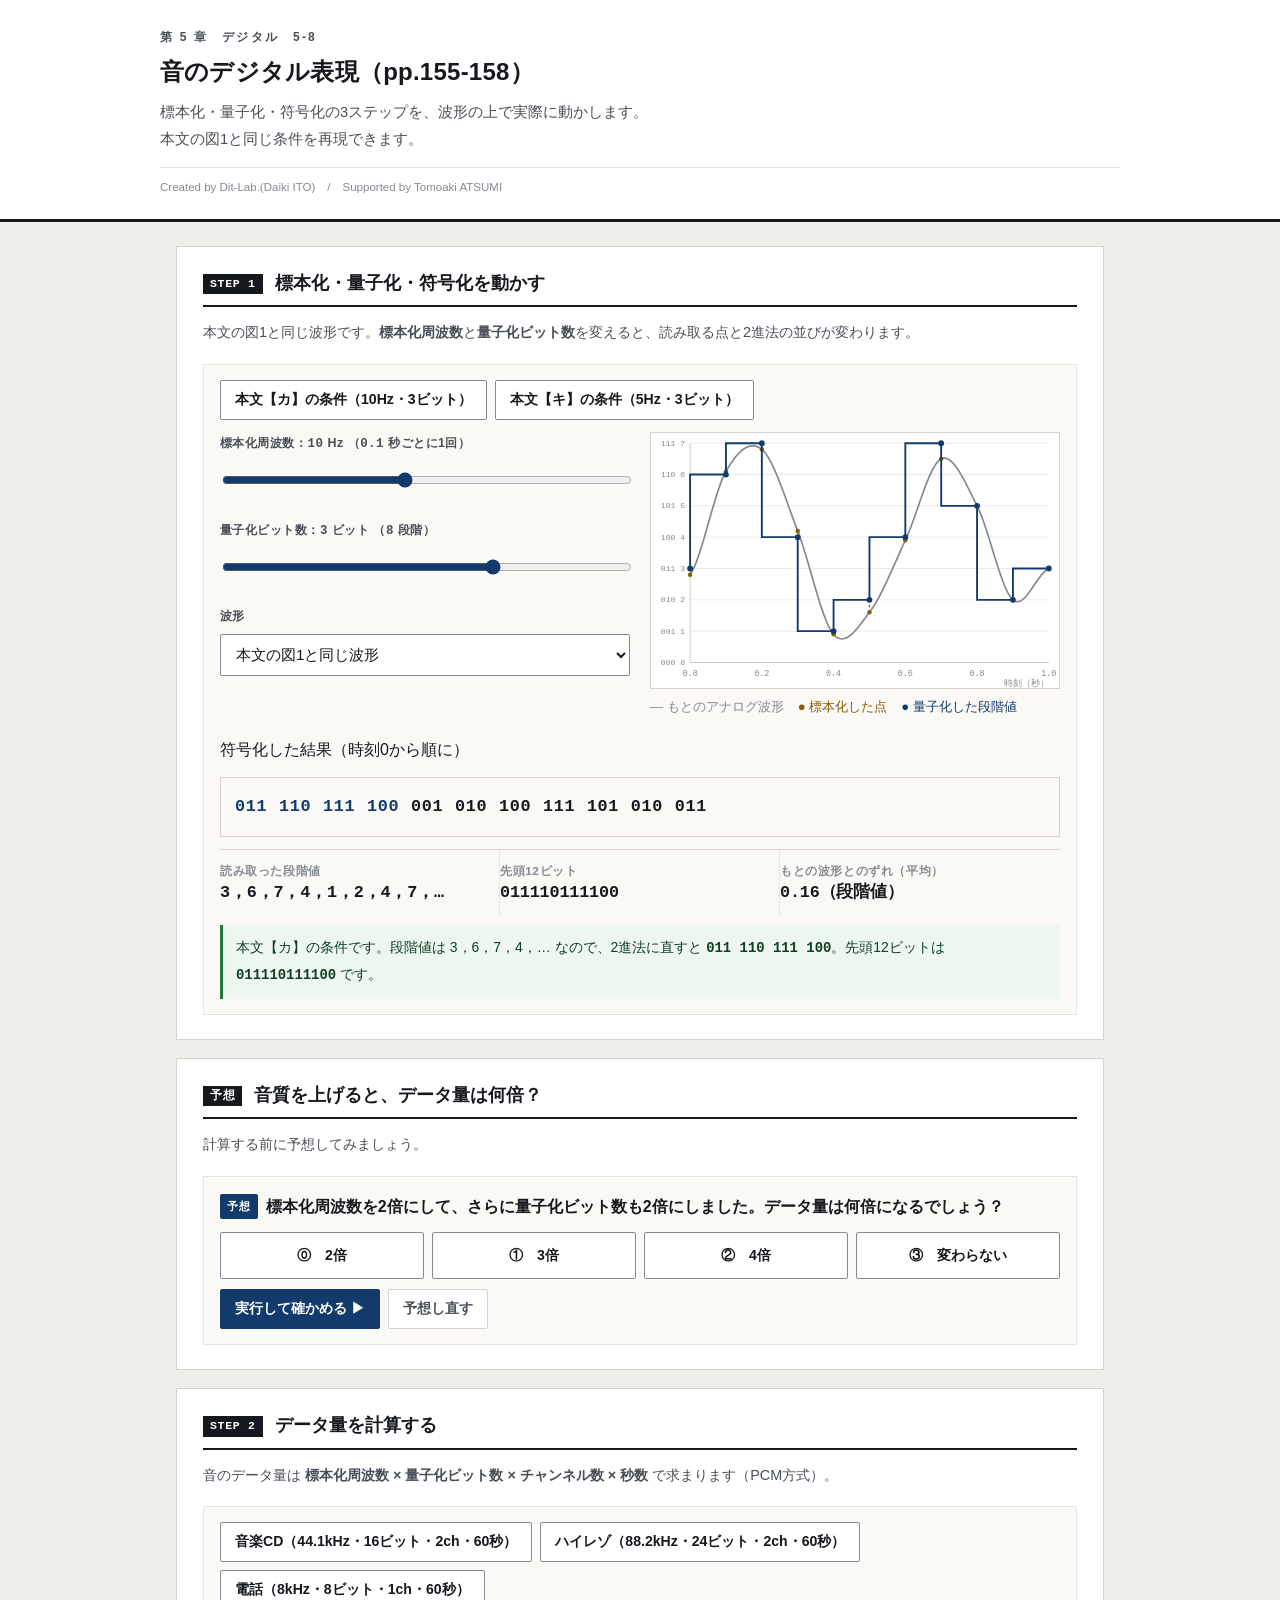
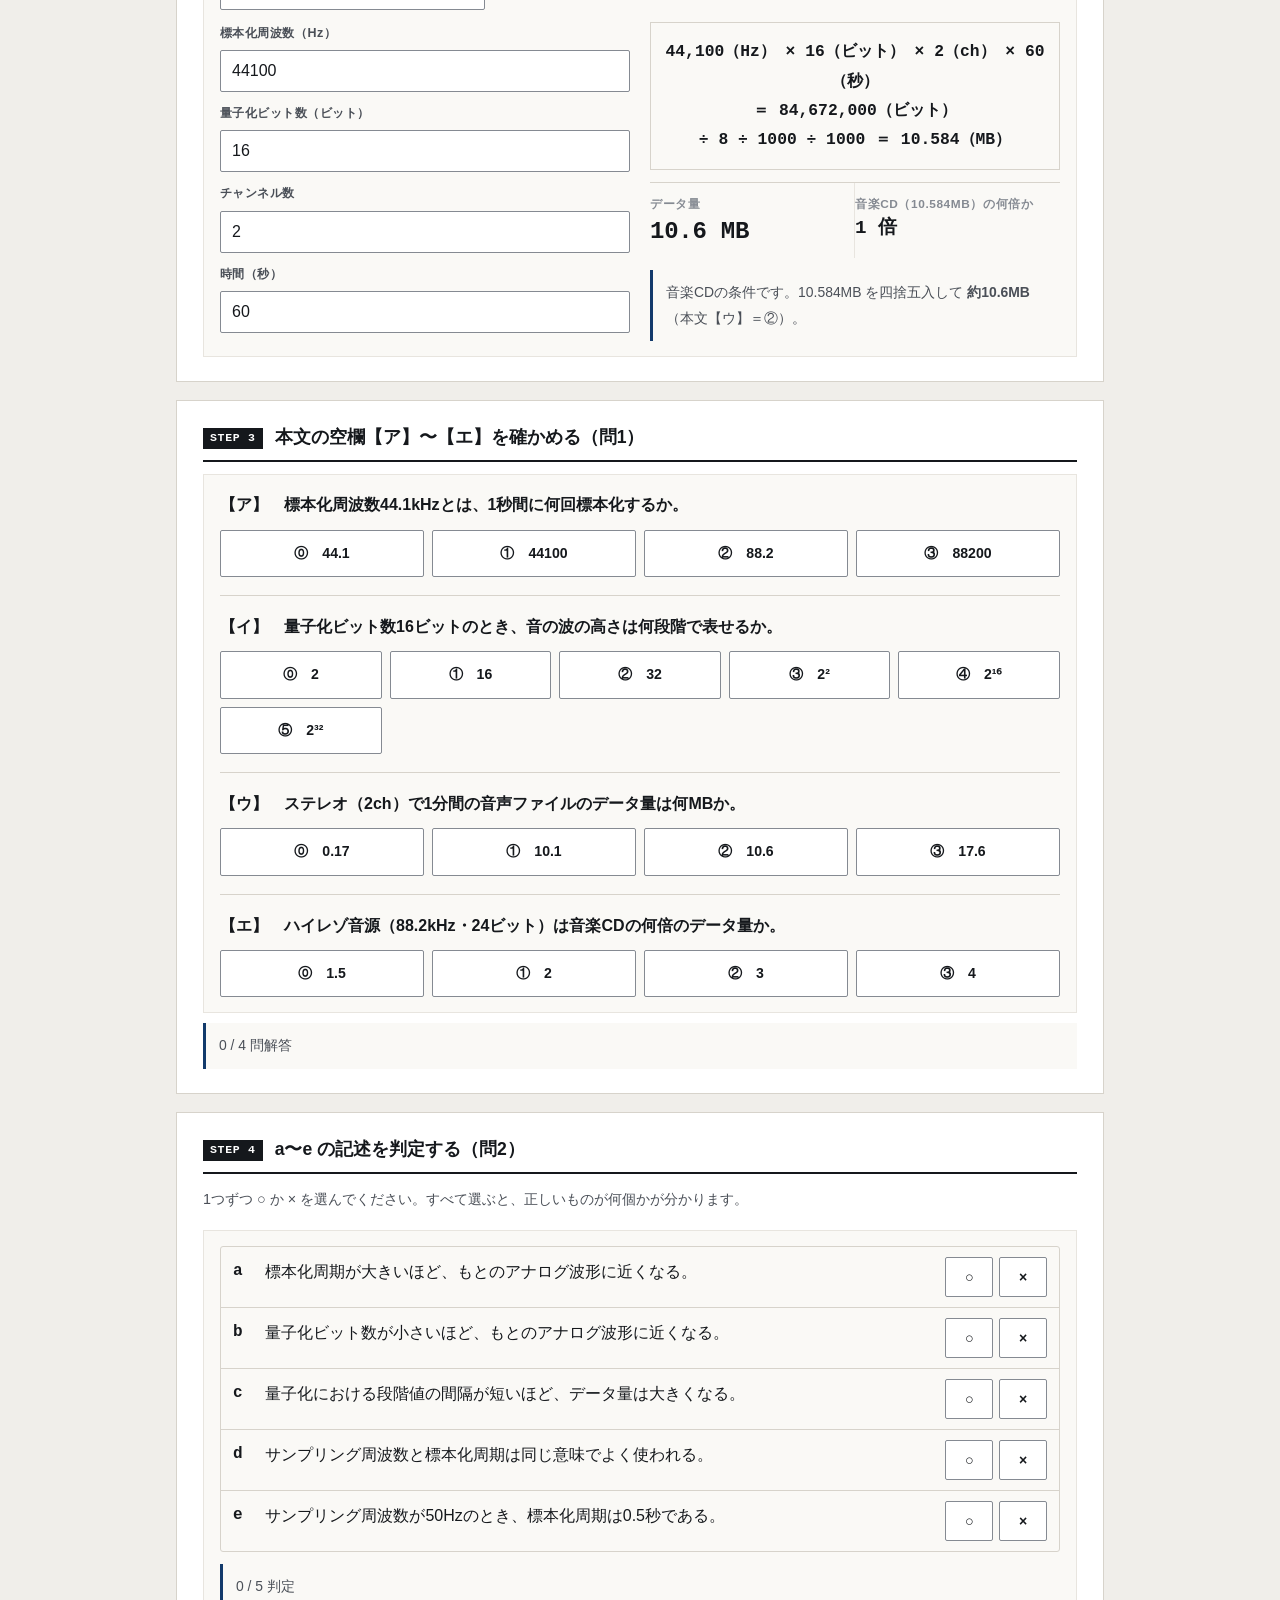
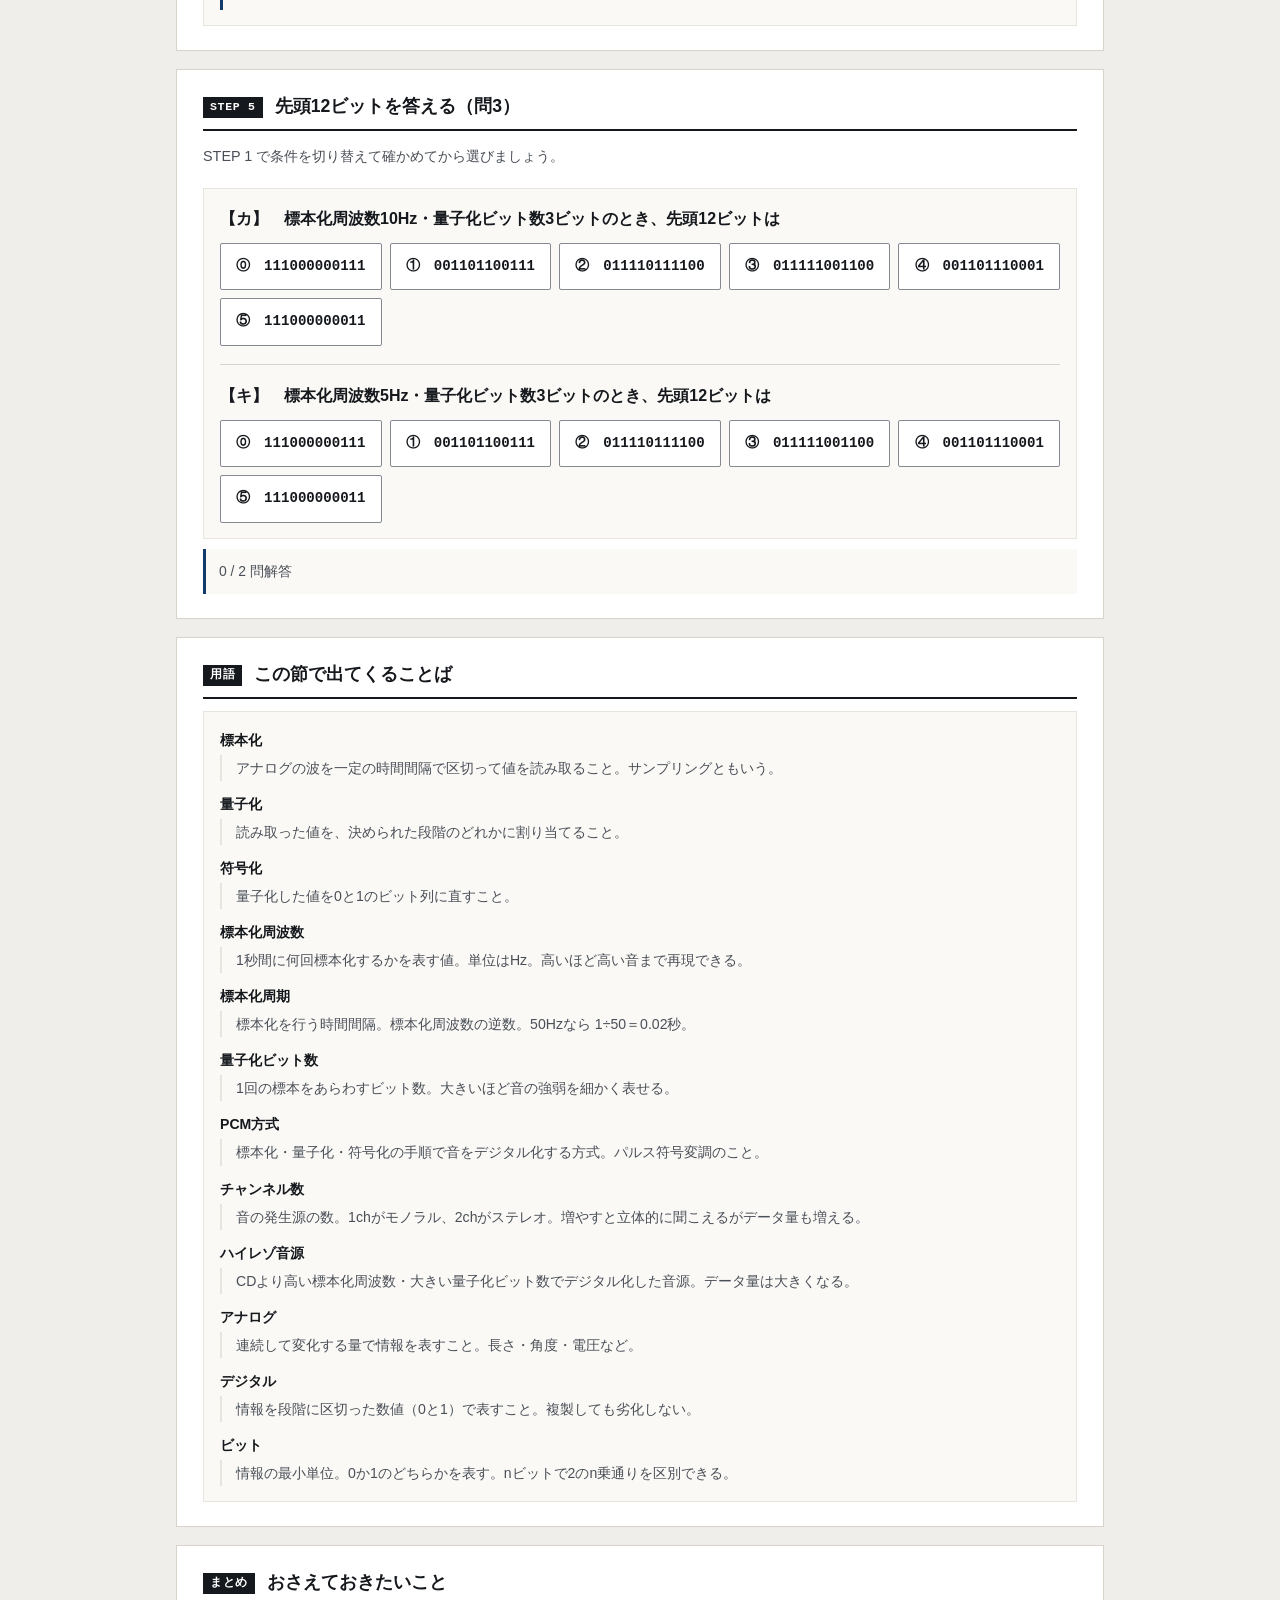
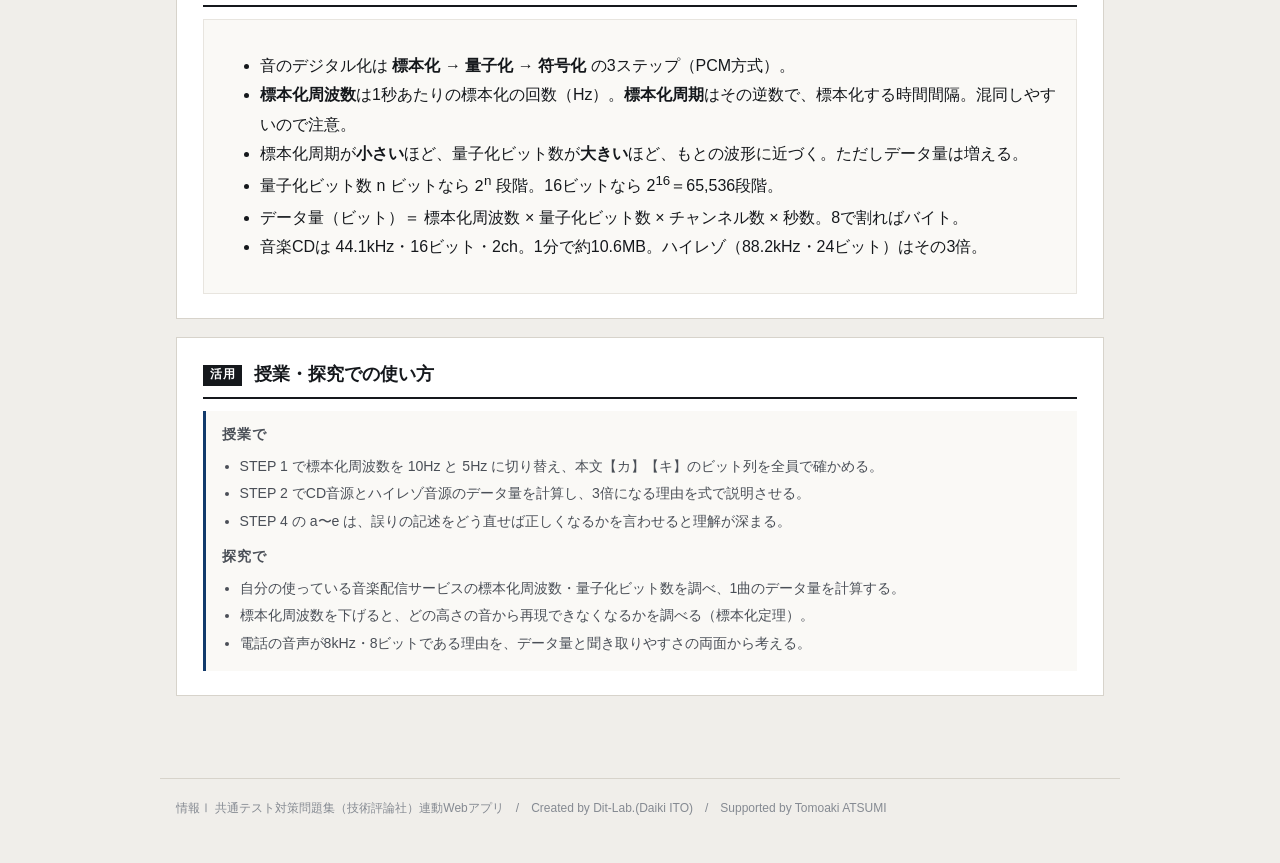
<file: index.html>
<!DOCTYPE html>
<html lang="ja">
<head>
<meta charset="UTF-8">
<meta name="viewport" content="width=device-width, initial-scale=1.0">
<title>音のデジタル表現｜情報Ⅰ共通テスト対策問題集</title>
<meta name="description" content="標本化・量子化・符号化の3ステップを、波形の上で実際に動かします。本文の図1と同じ条件を再現できます。">
<link rel="icon" href="data:image/svg+xml,%3Csvg xmlns=%22http://www.w3.org/2000/svg%22 viewBox=%220 0 32 32%22%3E%3Crect width=%2232%22 height=%2232%22 fill=%22%2315181c%22/%3E%3Ctext x=%2216%22 y=%2222%22 font-size=%2218%22 font-family=%22monospace%22 fill=%22%23fff%22 text-anchor=%22middle%22%3E01%3C/text%3E%3C/svg%3E">
<link rel="stylesheet" href="css/style.css?v=88681cd4">
<link rel="stylesheet" href="css/app.css?v=905f4889">
</head>
<body>

<header class="app-header">
  <div class="inner">
    <span class="eyebrow">第 5 章　デジタル　5-8</span>
    <h1>音のデジタル表現（pp.155-158）</h1>
    <p class="lead">標本化・量子化・符号化の3ステップを、波形の上で実際に動かします。本文の図1と同じ条件を再現できます。</p>
    <p class="credit">Created by Dit-Lab.(Daiki ITO)　/　Supported by Tomoaki ATSUMI</p>
  </div>
</header>

<main class="wrap">
  <section class="step" id="step1">
    <h2><span class="no">STEP 1</span>標本化・量子化・符号化を動かす</h2>
    <p class="desc">本文の図1と同じ波形です。<strong>標本化周波数</strong>と<strong>量子化ビット数</strong>を変えると、読み取る点と2進法の並びが変わります。</p>
    <div class="panel">
      <div class="btn-row" style="flex-wrap:wrap">
        <button class="btn" id="presetK">本文【カ】の条件（10Hz・3ビット）</button>
        <button class="btn" id="presetKi">本文【キ】の条件（5Hz・3ビット）</button>
      </div>
      <div class="grid c2" style="margin-top:12px">
        <div>
          <label class="fld" for="fs">標本化周波数：<span class="mono" id="fsV">10</span> Hz
            （<span class="mono" id="periodV">0.1</span> 秒ごとに1回）</label>
          <input type="range" id="fs" min="2" max="20" step="1" value="10">
          <label class="fld" for="qb" style="margin-top:12px">量子化ビット数：<span class="mono" id="qbV">3</span> ビット
            （<span class="mono" id="stepV">8</span> 段階）</label>
          <input type="range" id="qb" min="1" max="4" step="1" value="3">
          <label class="fld" for="waveSel" style="margin-top:12px">波形</label>
          <select class="sel" id="waveSel">
            <option value="book" selected>本文の図1と同じ波形</option>
            <option value="sin">きれいな波（正弦波）</option>
            <option value="mix">2つの音が重なった波</option>
          </select>
        </div>
        <div>
          <div id="sampBox"></div>
          <div class="legend" style="display:flex;gap:14px;font-size:.82rem;margin-top:6px;flex-wrap:wrap">
            <span style="color:#858a92">— もとのアナログ波形</span>
            <span style="color:#8a5a00">● 標本化した点</span>
            <span style="color:#123a6b">● 量子化した段階値</span>
          </div>
        </div>
      </div>
      <p class="qhead" style="margin-top:16px">符号化した結果（時刻0から順に）</p>
      <div class="bitout" id="bitOut"></div>
      <div class="metrics" style="margin-top:12px">
        <div class="metric"><div class="k">読み取った段階値</div><div class="v" id="mLevels" style="font-size:1.05rem">—</div></div>
        <div class="metric"><div class="k">先頭12ビット</div><div class="v mono" id="mHead12" style="font-size:1.05rem">—</div></div>
        <div class="metric"><div class="k">もとの波形とのずれ（平均）</div><div class="v" id="mErr" style="font-size:1.05rem">—</div></div>
      </div>
      <div class="note" id="sampNote" style="margin-top:10px"></div>
    </div>
  </section>

  <section class="step">
    <h2><span class="no">予想</span>音質を上げると、データ量は何倍？</h2>
    <p class="desc">計算する前に予想してみましょう。</p>
    <div class="panel"><div id="pdA"></div></div>
  </section>

  <section class="step" id="step2">
    <h2><span class="no">STEP 2</span>データ量を計算する</h2>
    <p class="desc">音のデータ量は <strong>標本化周波数 × 量子化ビット数 × チャンネル数 × 秒数</strong> で求まります（PCM方式）。</p>
    <div class="panel">
      <div class="btn-row" style="flex-wrap:wrap">
        <button class="btn" id="presetCD">音楽CD（44.1kHz・16ビット・2ch・60秒）</button>
        <button class="btn" id="presetHR">ハイレゾ（88.2kHz・24ビット・2ch・60秒）</button>
        <button class="btn" id="presetTel">電話（8kHz・8ビット・1ch・60秒）</button>
      </div>
      <div class="grid c2" style="margin-top:12px">
        <div>
          <label class="fld" for="dFs">標本化周波数（Hz）</label>
          <input type="number" id="dFs" value="44100" min="1" step="100" class="mono">
          <label class="fld" for="dQb" style="margin-top:10px">量子化ビット数（ビット）</label>
          <input type="number" id="dQb" value="16" min="1" step="1" class="mono">
          <label class="fld" for="dCh" style="margin-top:10px">チャンネル数</label>
          <input type="number" id="dCh" value="2" min="1" step="1" class="mono">
          <label class="fld" for="dSec" style="margin-top:10px">時間（秒）</label>
          <input type="number" id="dSec" value="60" min="1" step="1" class="mono">
        </div>
        <div>
          <div class="eqbox" id="dEq">—</div>
          <div class="metrics" style="margin-top:12px">
            <div class="metric"><div class="k">データ量</div><div class="v" id="dMB" style="font-size:1.5rem">—</div></div>
            <div class="metric"><div class="k">音楽CD（10.584MB）の何倍か</div><div class="v" id="dRatio" style="font-size:1.2rem">—</div></div>
          </div>
          <div class="note info" id="dNote" style="margin-top:12px"></div>
        </div>
      </div>
    </div>
  </section>

  <section class="step" id="step3">
    <h2><span class="no">STEP 3</span>本文の空欄【ア】〜【エ】を確かめる（問1）</h2>
    <div class="panel" id="blankBox"></div>
    <div class="note" id="blankNote" style="margin-top:10px"></div>
  </section>

  <section class="step" id="step4">
    <h2><span class="no">STEP 4</span>a〜e の記述を判定する（問2）</h2>
    <p class="desc">1つずつ ○ か × を選んでください。すべて選ぶと、正しいものが何個かが分かります。</p>
    <div class="panel">
      <div class="abcde" id="jBox"></div>
      <div class="note" id="jNote" style="margin-top:12px"></div>
    </div>
  </section>

  <section class="step" id="step5">
    <h2><span class="no">STEP 5</span>先頭12ビットを答える（問3）</h2>
    <p class="desc">STEP 1 で条件を切り替えて確かめてから選びましょう。</p>
    <div class="panel" id="q3Box"></div>
    <div class="note" id="q3Note" style="margin-top:10px"></div>
  </section>

  <section class="step" id="glossary">
    <h2><span class="no">用語</span>この節で出てくることば</h2>
    <div class="panel"><div id="glossBox"></div></div>
  </section>

  <section class="step" id="wrap">
    <h2><span class="no">まとめ</span>おさえておきたいこと</h2>
    <div class="panel">
      <ul class="bullets">
        <li>音のデジタル化は <strong>標本化 → 量子化 → 符号化</strong> の3ステップ（PCM方式）。</li>
        <li><strong>標本化周波数</strong>は1秒あたりの標本化の回数（Hz）。<strong>標本化周期</strong>はその逆数で、標本化する時間間隔。混同しやすいので注意。</li>
        <li>標本化周期が<strong>小さい</strong>ほど、量子化ビット数が<strong>大きい</strong>ほど、もとの波形に近づく。ただしデータ量は増える。</li>
        <li>量子化ビット数 n ビットなら <span class="mono">2<sup>n</sup></span> 段階。16ビットなら 2<sup>16</sup>＝65,536段階。</li>
        <li>データ量（ビット）＝ 標本化周波数 × 量子化ビット数 × チャンネル数 × 秒数。8で割ればバイト。</li>
        <li>音楽CDは 44.1kHz・16ビット・2ch。1分で約10.6MB。ハイレゾ（88.2kHz・24ビット）はその3倍。</li>
      </ul>
    </div>
  </section>

  <section class="step">
    <h2><span class="no">活用</span>授業・探究での使い方</h2>
    <div class="use-note">
      <h3>授業で</h3>
      <ul>
        <li>STEP 1 で標本化周波数を 10Hz と 5Hz に切り替え、本文【カ】【キ】のビット列を全員で確かめる。</li>
        <li>STEP 2 でCD音源とハイレゾ音源のデータ量を計算し、3倍になる理由を式で説明させる。</li>
        <li>STEP 4 の a〜e は、誤りの記述をどう直せば正しくなるかを言わせると理解が深まる。</li>
      </ul>
      <h3 style="margin-top:12px">探究で</h3>
      <ul>
        <li>自分の使っている音楽配信サービスの標本化周波数・量子化ビット数を調べ、1曲のデータ量を計算する。</li>
        <li>標本化周波数を下げると、どの高さの音から再現できなくなるかを調べる（標本化定理）。</li>
        <li>電話の音声が8kHz・8ビットである理由を、データ量と聞き取りやすさの両面から考える。</li>
      </ul>
    </div>
  </section>

</main>

<footer class="app-footer">
  情報Ⅰ 共通テスト対策問題集（技術評論社）連動Webアプリ　/　Created by Dit-Lab.(Daiki ITO)　/　Supported by Tomoaki ATSUMI
</footer>

<script src="js/terms.js?v=8177ce09"></script>
<script src="js/predict.js?v=1b9c8bf0"></script>
<script src="js/app.js?v=7e84e665"></script>
</body>
</html>
</file>
<file: css/style.css>
/* =========================================================
   情報Ⅰ 共通テスト対策問題集 — Web アプリ共通スタイル
   紙面（参考書）に寄せた設計。装飾色は使わず、色は意味を持つときだけ。
   ========================================================= */

:root{
  --paper:#ffffff;
  --paper-2:#faf9f6;      /* うすい紙 */
  --bg:#f0eeea;           /* 台紙 */
  --ink:#15181c;
  --ink-2:#4a4f57;
  --ink-3:#858a92;
  --rule:#d7d3cb;
  /* 旧名のまま書かれているアプリ用の別名（未定義だと枠線や文字色が消えるため） */
  --line: var(--rule);
  --muted: var(--ink-2);
  --sans: var(--font);         /* 罫線 */
  --rule-2:#e8e5df;
  --accent:#123a6b;       /* 濃紺。主要操作と現在地だけに使う */
  --accent-w:#e9eef6;
  --zero:#c0392b;         /* 左＝0 */
  --one:#1d4ed8;          /* 右＝1 */
  --ok:#1f7a3d;   --ok-bg:#eef6f0;
  --ng:#b3261e;   --ng-bg:#fbefee;
  --warn:#8a5a00; --warn-bg:#fbf5e8;
  --font:"Hiragino Kaku Gothic ProN","Hiragino Sans","Yu Gothic Medium","Yu Gothic",
         "Noto Sans JP",Meiryo,-apple-system,BlinkMacSystemFont,sans-serif;
  --mono:"SFMono-Regular",Menlo,Consolas,"Courier New",monospace;
}

*{box-sizing:border-box}
[hidden]{display:none !important}
html{-webkit-text-size-adjust:100%}
body{
  margin:0; background:var(--bg); color:var(--ink);
  font-family:var(--font); font-size:16px; line-height:1.85;
  font-feature-settings:"palt" 1;
}
h1,h2,h3,h4{line-height:1.45; margin:0; font-weight:700}
p{margin:0 0 .75em} p:last-child{margin-bottom:0}
a{color:var(--accent)}

/* ---------- 標題 ---------- */
.app-header{background:var(--paper); border-bottom:3px solid var(--ink); padding:26px 20px 20px}
.app-header .inner{max-width:960px; margin:0 auto}
.app-header .eyebrow{
  font-size:.75rem; font-weight:700; color:var(--ink-2); letter-spacing:.18em;
  display:block; margin-bottom:7px;
}
.app-header h1{font-size:1.5rem; letter-spacing:.01em}
.app-header .lead{font-size:.92rem; color:var(--ink-2); margin-top:9px; max-width:60ch}
.app-header .credit{
  font-size:.72rem; color:var(--ink-3); margin-top:14px;
  padding-top:9px; border-top:1px solid var(--rule-2);
}

/* ---------- 版面 ---------- */
.wrap{max-width:960px; margin:0 auto; padding:24px 16px 64px}
.step{background:var(--paper); border:1px solid var(--rule); padding:24px 26px; margin-bottom:18px}
.step > h2{
  display:flex; align-items:baseline; gap:12px; font-size:1.1rem;
  padding-bottom:9px; border-bottom:2px solid var(--ink); margin-bottom:12px;
}
.step > h2 .no{
  flex:none; font-family:var(--mono); font-size:.72rem; font-weight:700;
  background:var(--ink); color:var(--paper); padding:2px 7px; letter-spacing:.06em;
  position:relative; top:-2px;
}
.step > .desc{color:var(--ink-2); font-size:.9rem; margin-bottom:18px}
.step[hidden]{display:none}

.grid{display:grid; gap:20px}
.grid > *{min-width:0}          /* 子の中身で列が広がるのを防ぐ */
@media(min-width:800px){ .grid.c2{grid-template-columns:1fr 1fr} }
@media(min-width:800px){ .grid.c21{grid-template-columns:1.45fr 1fr} }

.panel{border:1px solid var(--rule-2); background:var(--paper-2); padding:15px 16px; min-width:0}
.panel > h3{
  font-size:.8rem; font-weight:700; color:var(--ink-2); letter-spacing:.08em;
  margin-bottom:12px; padding-bottom:6px; border-bottom:1px solid var(--rule);
}

/* ---------- 部品 ---------- */
.btn{
  appearance:none; border:1px solid var(--ink-3); background:var(--paper); color:var(--ink);
  font-family:inherit; font-size:.88rem; font-weight:700; padding:8px 14px;
  border-radius:2px; cursor:pointer; min-height:40px; line-height:1.4;
  transition:background .12s, border-color .12s, color .12s;
}
.btn:hover:not(:disabled){background:var(--accent-w); border-color:var(--accent); color:var(--accent)}
.btn:disabled{opacity:.35; cursor:not-allowed}
.btn.primary{background:var(--accent); color:var(--paper); border-color:var(--accent)}
.btn.primary:hover:not(:disabled){background:#0d2c53; color:var(--paper)}
.btn.ghost{border-color:var(--rule); color:var(--ink-2)}
.btn.sm{font-size:.8rem; padding:5px 10px; min-height:34px}
.btn-row{display:flex; flex-wrap:wrap; gap:8px; align-items:center}

/* タブ（見出し下線式） */
.seg{display:flex; gap:0; border-bottom:1px solid var(--rule)}
.seg button{
  appearance:none; border:0; background:transparent; font-family:inherit; font-size:.88rem;
  font-weight:700; color:var(--ink-3); padding:9px 4px; margin-right:26px; cursor:pointer;
  border-bottom:3px solid transparent; margin-bottom:-1px; min-height:40px;
}
.seg button:hover{color:var(--ink-2)}
.seg button[aria-pressed="true"]{color:var(--ink); border-bottom-color:var(--accent)}

label.fld{display:block; font-size:.78rem; font-weight:700; color:var(--ink-2); margin-bottom:5px; letter-spacing:.04em}
input[type=text], textarea, input[type=number]{
  width:100%; font-family:inherit; font-size:1rem; color:var(--ink);
  border:1px solid var(--ink-3); border-radius:2px; padding:9px 11px;
  background:var(--paper); min-height:42px;
}
input:focus, textarea:focus{outline:2px solid var(--accent); outline-offset:-1px; border-color:var(--accent)}
.btn:focus-visible, .seg button:focus-visible, .node-card:focus-visible{outline:2px solid var(--accent); outline-offset:2px}
textarea{resize:vertical; line-height:1.7}
.mono{font-family:var(--mono)}

table.tbl{width:100%; border-collapse:collapse; font-size:.89rem}
table.tbl th, table.tbl td{border-bottom:1px solid var(--rule-2); padding:7px 10px; text-align:right}
table.tbl th:first-child, table.tbl td:first-child{text-align:left}
table.tbl thead th{border-bottom:1.5px solid var(--ink); font-size:.76rem; color:var(--ink-2); font-weight:700; white-space:nowrap}
.tbl-scroll{overflow-x:auto; -webkit-overflow-scrolling:touch; max-width:100%}

.note{padding:10px 13px; font-size:.87rem; border-left:3px solid var(--ink-3); background:var(--paper-2); overflow-wrap:break-word; word-break:break-word}
.note.ok{background:var(--ok-bg); border-left-color:var(--ok); color:#123f22}
.note.ng{background:var(--ng-bg); border-left-color:var(--ng); color:#6d1a15}
.note.info{background:var(--paper-2); border-left-color:var(--accent); color:var(--ink-2)}
.note.warn{background:var(--warn-bg); border-left-color:var(--warn); color:#5c3d00}
.note[hidden]{display:none}

.badge{
  display:inline-block; font-size:.72rem; font-weight:700; padding:1px 7px;
  border:1px solid var(--rule); color:var(--ink-2); background:var(--paper); letter-spacing:.04em;
}

/* 数値は罫線で仕切るだけ。カードにしない */
.metrics{display:flex; flex-wrap:wrap; gap:0; border-top:1px solid var(--rule)}
.metric{flex:1 1 130px; padding:11px 14px 11px 0; border-right:1px solid var(--rule-2)}
.metric:last-child{border-right:0}
.metric .k{font-size:.74rem; color:var(--ink-3); font-weight:700; letter-spacing:.05em}
.metric .v{font-size:1.6rem; font-weight:700; line-height:1.3; font-family:var(--mono); letter-spacing:-.01em}
.metric .s{font-size:.76rem; color:var(--ink-2)}

.bit0{color:var(--zero); font-weight:700}
.bit1{color:var(--one); font-weight:700}

.app-footer{
  max-width:960px; margin:0 auto; padding:18px 16px 44px; color:var(--ink-3);
  font-size:.75rem; border-top:1px solid var(--rule);
}
.sr-only{position:absolute;width:1px;height:1px;overflow:hidden;clip:rect(0 0 0 0);white-space:nowrap}

@media(max-width:640px){
  body{font-size:15px}
  .app-header{padding:20px 16px 16px}
  .app-header h1{font-size:1.16rem}
  .wrap{padding:16px 12px 52px}
  .step{padding:18px 15px}
  .seg button{margin-right:18px; font-size:.84rem}
  .metric{flex-basis:50%; border-right:0}
}
@media (prefers-reduced-motion:reduce){ *{animation:none!important; transition:none!important} }

/* ---------- 自分のデータ・共有・印刷 ---------- */
.toolbar{display:flex; flex-wrap:wrap; gap:8px; align-items:center; margin-top:12px;
  padding-top:12px; border-top:1px solid var(--rule-2)}
.toolbar .hint{font-size:.78rem; color:var(--ink-3)}
.paste-area{width:100%; min-height:110px; font-family:var(--mono); font-size:.86rem}
.use-note{background:var(--paper-2); border-left:3px solid var(--accent); padding:14px 16px; font-size:.88rem}
.use-note h3{font-size:.86rem; letter-spacing:.06em; margin-bottom:8px; color:var(--ink-2)}
.use-note ol, .use-note ul{margin:0; padding-left:1.25em; line-height:1.95; color:var(--ink-2)}

@media print{
  body{background:#fff}
  .app-header{border-bottom:2px solid #000}
  .step{border:1px solid #bbb; break-inside:avoid; page-break-inside:avoid; margin-bottom:12px}
  .btn, .seg, .toolbar, input[type=range]{display:none !important}
  .note{border-left-width:2px}
  a[href]:after{content:""}
}

/* ---------- 入力グリッド ---------- */
.dg-scroll{overflow:auto; -webkit-overflow-scrolling:touch; border:1px solid var(--rule); background:var(--paper); max-height:420px}
table.dg{border-collapse:collapse; font-family:var(--mono); font-size:.9rem; min-width:100%}
table.dg th, table.dg td{border:1px solid var(--rule-2); padding:0}
table.dg thead th{background:var(--paper-2); position:sticky; top:0; z-index:2}
table.dg .dg-n{background:var(--paper-2); color:var(--ink-3); font-size:.76rem; font-weight:400;
  text-align:center; min-width:34px; padding:0 4px; position:sticky; left:0; z-index:1}
table.dg .dg-corner{background:var(--paper-2); min-width:34px; position:sticky; left:0; z-index:3}
table.dg .dg-act{background:var(--paper-2); width:34px}
.dg-h, .dg-c{width:100%; min-width:96px; border:0; background:transparent; font-family:inherit;
  font-size:.9rem; padding:8px 9px; color:var(--ink); min-height:38px}
.dg-h{font-weight:700; font-family:var(--font); font-size:.82rem; color:var(--ink-2)}
.dg-c.num{text-align:right}
.dg-c:focus, .dg-h:focus{outline:2px solid var(--accent); outline-offset:-2px; background:var(--accent-w)}
.dg-del{border:0; background:transparent; color:var(--ink-3); cursor:pointer; width:32px; height:34px; font-size:1rem}
.dg-del:hover{color:var(--ng)}
.dg-tools{display:flex; flex-wrap:wrap; gap:8px; align-items:center; margin-top:10px}
.dg-hint{font-size:.76rem; color:var(--ink-3)}

/* ---------- ファイル読み込み ---------- */
.filebox{display:flex; flex-wrap:wrap; gap:10px; align-items:center; padding:12px;
  border:1px dashed var(--rule); background:var(--paper-2)}
.filebox input[type=file]{font-size:.85rem; font-family:inherit; max-width:100%}
.filebox .sel{max-width:220px}
.filelabel{display:inline-flex; align-items:center; gap:6px; font-size:.85rem; font-weight:700;
  border:1px solid var(--ink-3); background:var(--paper); padding:8px 14px; border-radius:2px; cursor:pointer; min-height:40px}
.filelabel:hover{border-color:var(--accent); color:var(--accent); background:var(--accent-w)}
.filelabel input{display:none}

/* ---------- 用語解説 ---------- */
.term{position:relative; border-bottom:1.5px dotted var(--accent); cursor:help; color:var(--accent); font-weight:700}
.term .term-pop{display:none; position:absolute; left:0; top:1.7em; z-index:50; width:min(300px,78vw);
  background:var(--paper); border:1px solid var(--ink-3); box-shadow:0 6px 20px rgba(0,0,0,.14);
  padding:10px 12px; font-size:.82rem; font-weight:400; color:var(--ink-2); line-height:1.75;
  border-left:3px solid var(--accent); cursor:auto; text-align:left}
.term .term-pop b{display:block; color:var(--ink); font-size:.86rem; margin-bottom:3px}
.term.open .term-pop{display:block}
dl.gloss{margin:0; font-size:.88rem}
dl.gloss dt{font-weight:700; color:var(--ink); margin-top:10px}
dl.gloss dt:first-child{margin-top:0}
dl.gloss dd{margin:2px 0 0; color:var(--ink-2); line-height:1.85; padding-left:1em; border-left:2px solid var(--rule-2)}
@media print{ .term{border-bottom:0; color:inherit} .term .term-pop{display:none !important} }

/* ---------- スマホ・タブレット ---------- */
@media (max-width:1024px){
  /* iOS で入力時に画面が勝手に拡大するのを防ぐ（16px 未満だとズームする） */
  input[type=text], input[type=number], textarea, select, .dg-c, .dg-h{ font-size:16px }
  .dg-c, .dg-h{ min-width:110px }
}
@media (max-width:820px){
  .grid.c2,.grid.c21{grid-template-columns:1fr}
  .dg-scroll{max-height:340px}
  .filebox{flex-direction:column; align-items:stretch}
  .filebox .sel{max-width:100%}
  .term .term-pop{left:auto; right:0; width:min(280px,86vw)}
}
@media (max-width:480px){
  .step > h2{font-size:1rem; flex-wrap:wrap}
  .metrics{gap:0}
  .metric{flex-basis:50%; padding-right:10px}
  .metric .v{font-size:1.3rem}
  .btn{padding:8px 12px}
  .dg-tools{gap:6px}
  .dg-hint{width:100%}
}
/* タッチ操作でのスクロールを滑らかに */
.tbl-scroll, .dg-scroll, .tree-box{ -webkit-overflow-scrolling:touch; overscroll-behavior-x:contain }

/* 幅指定つきの入力欄がスマートフォンではみ出さないようにする */
input[type=text], input[type=number], input[type=search], textarea, select{ max-width:100% }
.btn-row > label{ min-width:0; max-width:100% }
.btn-row > label input, .btn-row > label select{ max-width:100% }

/* 共通：○×判定・並べかえ（quiz.js 用） */
.abcde{border:1px solid var(--rule); border-radius:3px; overflow:hidden}
.abcde > div{border-top:1px solid var(--rule); padding:10px 12px}
.abcde > div:first-child{border-top:0}
.abcde .st{display:flex; gap:10px; align-items:flex-start; flex-wrap:wrap}
.abcde .st .k{font-weight:700; font-family:var(--mono); min-width:1.4em}
.abcde .st .t{flex:1; min-width:12em}
.abcde .jb{display:flex; gap:6px}
.abcde .jb .btn{min-width:3.4em; padding:6px 10px; text-align:center}
.prep{display:grid; grid-template-columns:repeat(auto-fit,minmax(150px,1fr)); gap:10px; margin-top:10px}
.prep .slot{border:1px dashed var(--ink-3); border-radius:3px; padding:10px; min-height:92px; background:var(--paper)}
.prep .slot.filled{border-style:solid}
.prep .slot .tag{font:700 .74rem/1.4 var(--mono); color:var(--accent); display:block; margin-bottom:6px}
.prep .slot .txt{font-size:.86rem; line-height:1.7}
.cards{display:flex; flex-wrap:wrap; gap:8px; margin-top:10px}
.cards .c{border:1px solid var(--ink-3); border-radius:3px; padding:9px 12px; background:var(--paper);
  cursor:pointer; font-size:.88rem; max-width:100%; text-align:left; font-family:inherit; color:var(--ink)}
.cards .c:hover{background:var(--warn-bg)}
.cards .c.used{opacity:.35; pointer-events:none}

/* --- 予想してから実行 --- */
.pmark{display:inline-block; background:var(--accent); color:#fff; font-size:.7rem; font-weight:700;
  letter-spacing:.08em; padding:2px 7px; border-radius:2px; margin-right:8px; vertical-align:2px}
input.pin{font-size:1.05rem; padding:7px 10px; border:1px solid var(--rule); border-radius:3px;
  width:9em; max-width:100%; background:#fff}
.btn-row .unit{color:var(--muted); font-size:.9rem}
.choice4 .btn.on{border-color:var(--accent); box-shadow:inset 0 0 0 1px var(--accent); font-weight:700}
/* 設問文の見出し（flex ではなく通常の段落。.qhead は左右振り分け用なので用途が別） */
.pq{margin:0 0 10px; font-weight:700; line-height:1.85}

/* --- 自分のテーマでやってみる（ワークシート） --- */
.wsheet{display:grid; gap:14px}
@media(min-width:760px){ .wsheet{grid-template-columns:1fr 1fr} }
.wsf{display:block}
.wsf .wsl{display:block; font-weight:700; font-size:.9rem; margin-bottom:3px}
.wsf .wsh{display:block; font-size:.78rem; color:var(--muted); margin-bottom:5px; line-height:1.6}
.wsf textarea{width:100%; max-width:100%; font:inherit; font-size:.92rem; line-height:1.75;
  padding:8px 10px; border:1px solid var(--rule); border-radius:3px; background:#fff; resize:vertical}
.wsf textarea:focus{outline:2px solid var(--accent); outline-offset:-2px}
.wsout{margin-top:14px; border:1px solid var(--ink-3); border-radius:3px; background:#fff; padding:16px 18px}
.wsout h4{margin:0 0 10px; font-size:1rem}
.wsout dl{margin:0}
.wsout dt{font-weight:700; font-size:.84rem; color:var(--accent); margin-top:10px}
.wsout dd{margin:2px 0 0; font-size:.92rem; line-height:1.85; white-space:pre-wrap}
.wsout .wsmsg{margin:10px 0 0; font-size:.86rem; color:var(--muted)}
@media print{
  .app-header, .btn-row, .step:not(.wsprint){ display:none !important }
  .wsout{border:none; padding:0}
}
</file>
<file: css/app.css>
.qhead{display:flex; justify-content:space-between; align-items:center; margin-bottom:12px}
.card-q{border:1px solid var(--rule); background:var(--paper); padding:18px; margin-bottom:14px}
.q-scene{font-size:1rem; font-weight:700; line-height:1.9}
.choice4{display:grid; gap:8px; grid-template-columns:repeat(auto-fit,minmax(160px,1fr))}
.choice4 .btn{text-align:left; line-height:1.65; padding:11px 13px}
.choice4 .btn.correct{background:var(--ok-bg); border-color:var(--ok); color:var(--ok)}
.choice4 .btn.wrong{background:var(--ng-bg); border-color:var(--ng); color:var(--ng)}
.choice4.locked{pointer-events:none}
.sel{width:100%; font-family:inherit; font-size:.95rem; padding:9px 11px; min-height:42px;
  border:1px solid var(--ink-3); border-radius:2px; background:var(--paper); color:var(--ink)}
input[type=range]{width:100%; accent-color:var(--accent); height:34px}
.why{font-size:.85rem; color:var(--ink-2); line-height:1.85}
.eqbox{font-family:var(--mono); font-size:1.02rem; font-weight:700; text-align:center; padding:14px;
  border:1px solid var(--rule); background:var(--paper-2); line-height:1.8}
.blankin{border:1.5px solid var(--accent); background:#fff; padding:6px 8px; text-align:center;
  font-family:var(--mono); min-height:38px; font-size:.95rem; max-width:120px}
.blankin.ok{border-color:var(--ok); background:var(--ok-bg)}
.blankin.ng{border-color:var(--ng); background:var(--ng-bg)}
table.tbl td .blankin{width:100%; max-width:none}

/* --- 5-8 音のデジタル表現 --- */
#sampBox{border:1px solid var(--rule);background:var(--paper)}
#sampBox svg{display:block;margin:0 auto}
svg .axis{stroke:#c9c5bd;stroke-width:1}
svg .grid{stroke:#ebe8e2;stroke-width:1}
svg .stem{stroke:#8a5a00;stroke-width:1.4;stroke-dasharray:3 3}
svg .qdot{fill:#123a6b}
svg .sdot{fill:#8a5a00}
svg .axlab{font-size:10px;fill:#858a92;font-family:monospace}
svg .lvlab{font-size:9.5px;fill:#858a92;font-family:monospace}
.bitout{font-family:var(--mono);font-size:1.05rem;font-weight:700;letter-spacing:.04em;
  border:1px solid var(--rule);background:var(--paper-2);padding:12px 14px;word-break:break-all;line-height:2}
.bitout .g{display:inline-block;margin-right:.7em}
.bitout .g.head{color:#123a6b}
.abcde{border:1px solid var(--line);border-radius:3px;overflow:hidden}
.abcde > div{border-top:1px solid var(--line);padding:10px 12px}
.abcde > div:first-child{border-top:0}
.abcde .st{display:flex;gap:10px;align-items:flex-start;flex-wrap:wrap}
.abcde .st .k{font-weight:700;font-family:var(--mono);min-width:1.4em}
.abcde .st .t{flex:1;min-width:12em}
.abcde .jb{display:flex;gap:6px}
.abcde .jb .btn{min-width:3.4em;padding:6px 10px;text-align:center}
svg .ana{stroke:#858a92;stroke-width:2;fill:none}
svg .dig{stroke:#123a6b;stroke-width:2.2;fill:none}
</file>
